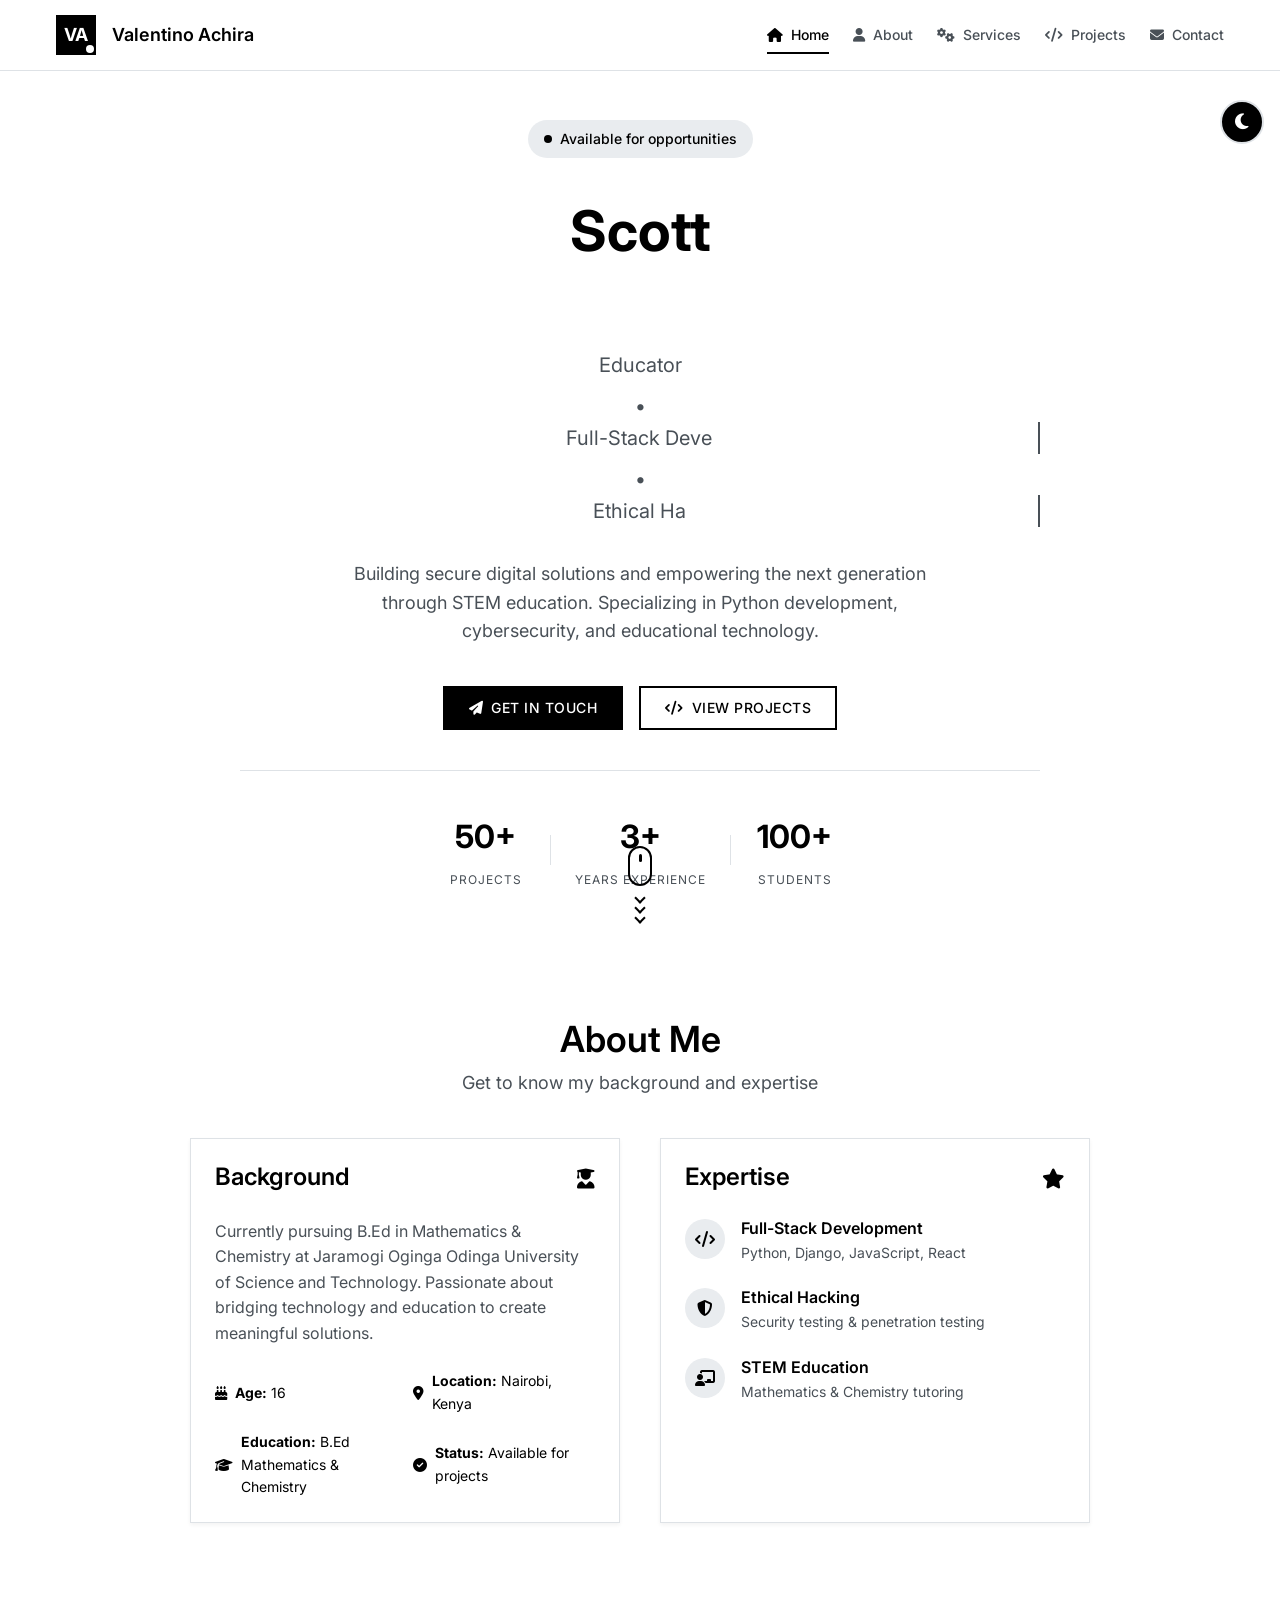
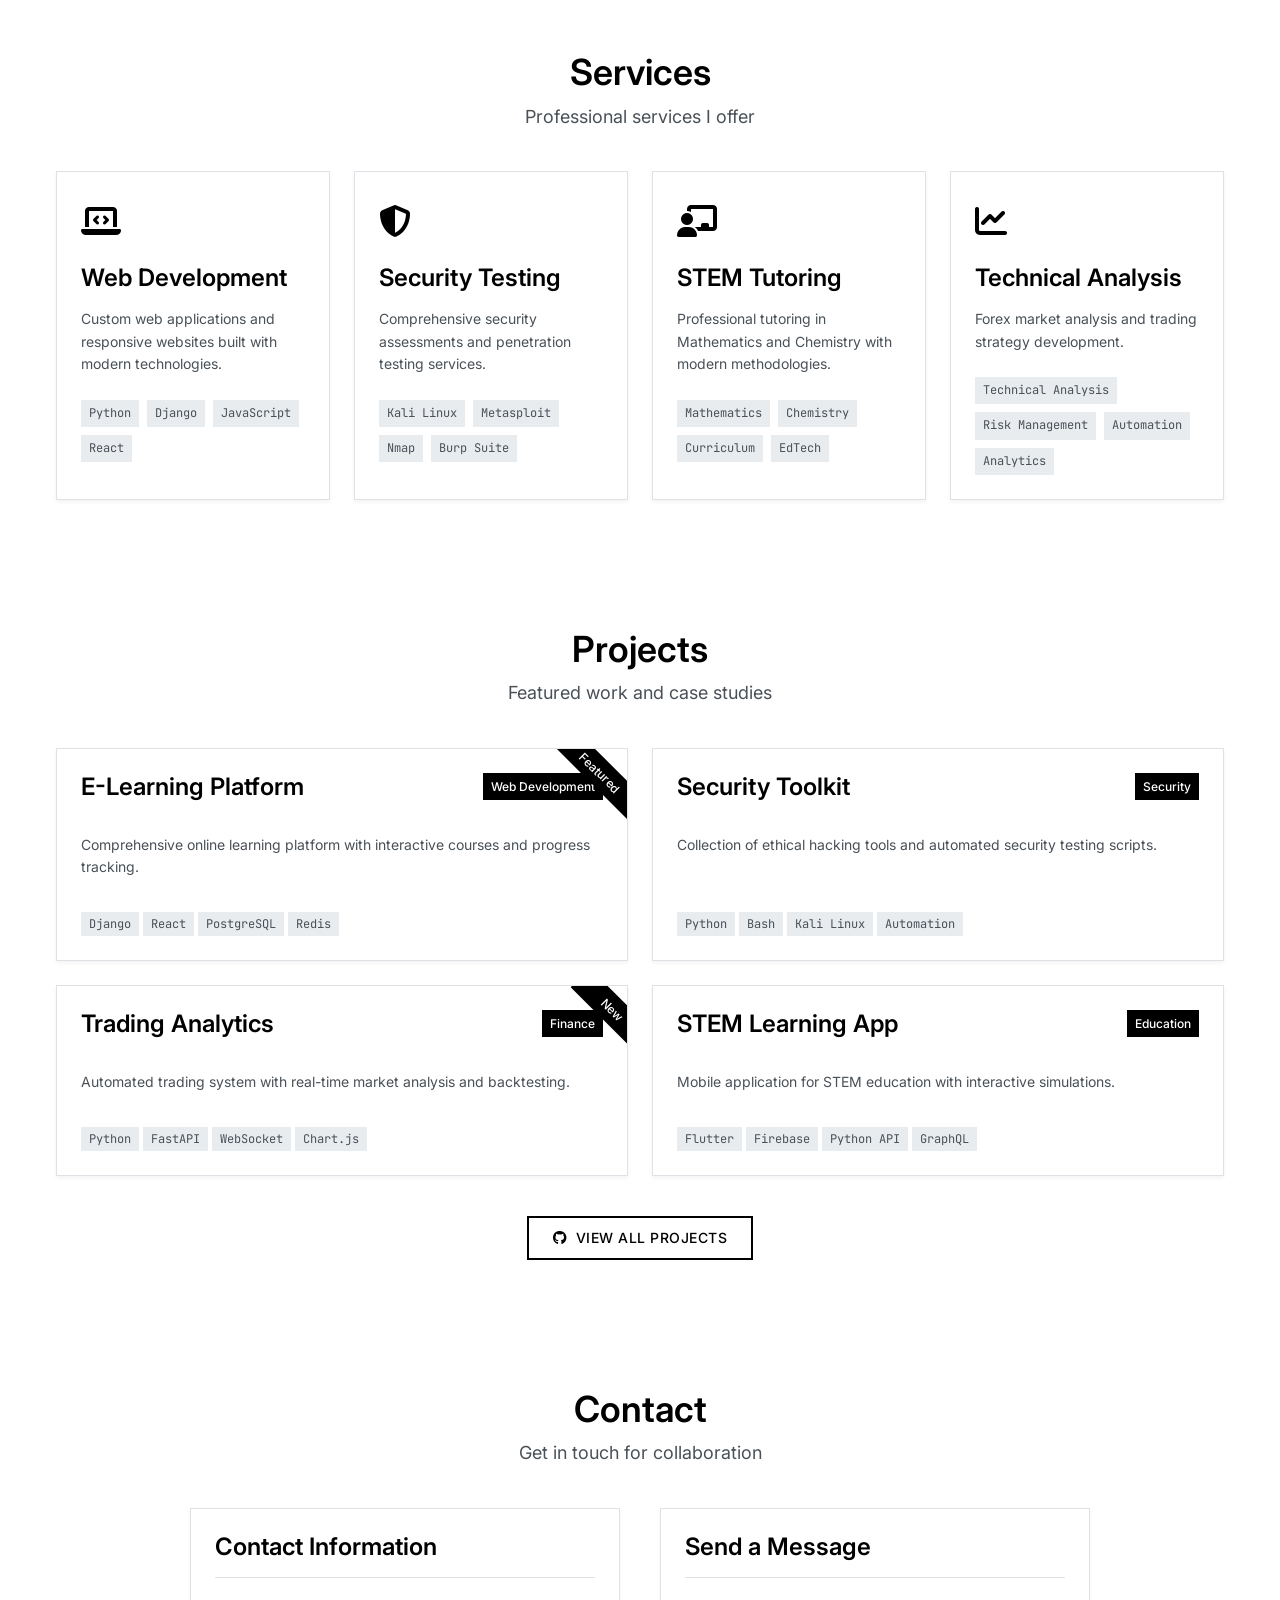
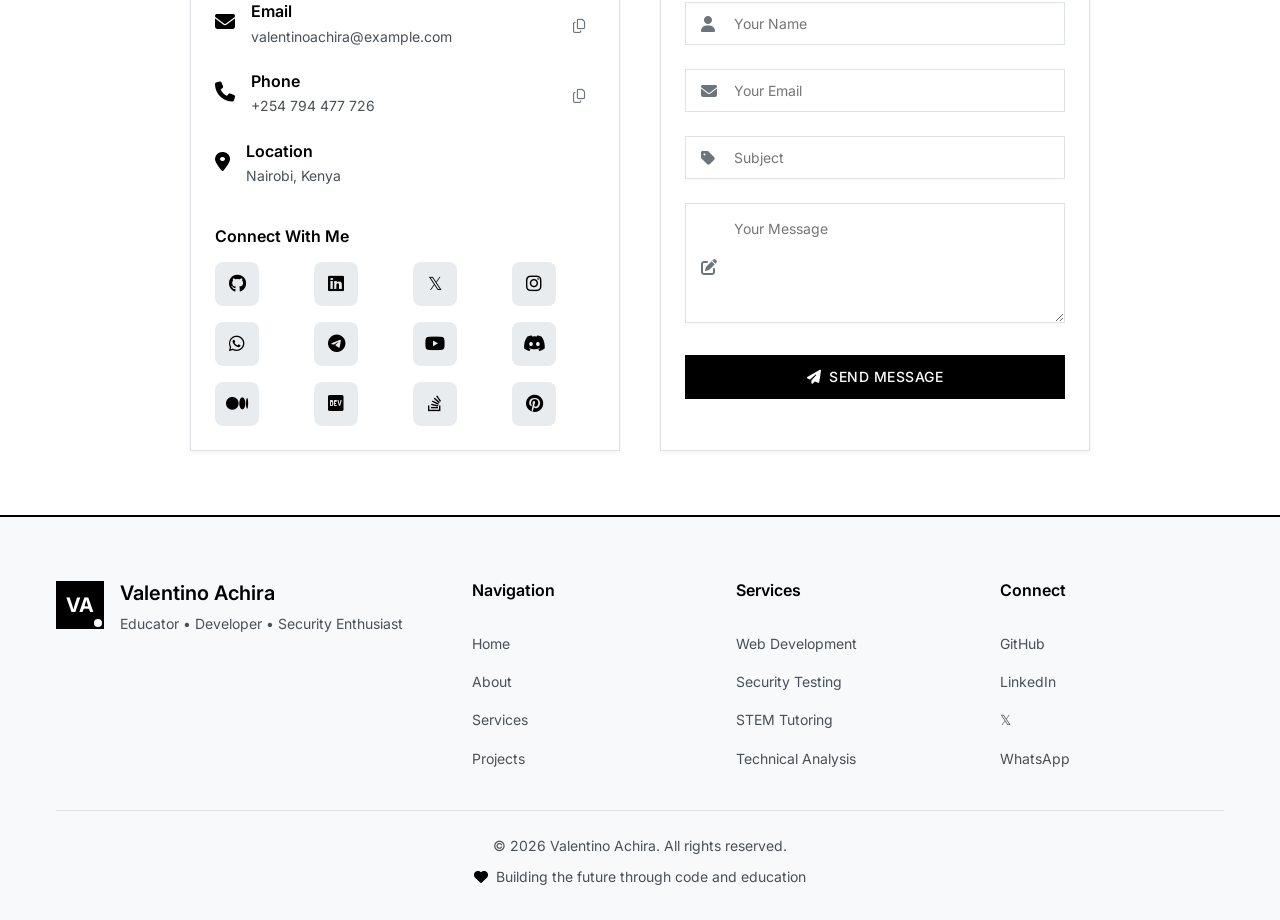
<file: index.html>
<!DOCTYPE html>
<html lang="en" data-theme="light">
<head>
    <meta charset="UTF-8">
    <meta name="viewport" content="width=device-width, initial-scale=1.0">
    <title>Valentino Achira | Educator & Developer</title>
    
    <!-- Favicon -->
    <link rel="icon" type="image/x-icon" href="data:image/svg+xml,<svg xmlns=%22http://www.w3.org/2000/svg%22 viewBox=%220 0 100 100%22><text y=%22.9em%22 font-size=%2290%22>VA</text></svg>">
    <link rel="apple-touch-icon" sizes="180x180" href="data:image/svg+xml,<svg xmlns=%22http://www.w3.org/2000/svg%22 viewBox=%220 0 100 100%22><text y=%22.9em%22 font-size=%2290%22>VA</text></svg>">
    
    <!-- Meta tags for best SEO and mobile experience -->
    <meta name="description" content="Valentino Achira - Educator, Full-Stack Developer & Ethical Hacker. Building secure digital solutions and empowering the next generation through STEM education.">
    <meta name="keywords" content="Valentino Achira, Full-Stack Developer, Ethical Hacker, STEM Educator, Python, Django, JavaScript, Kenya">
    <meta name="author" content="Valentino Achira">
    <meta property="og:title" content="Valentino Achira | Educator & Developer">
    <meta property="og:description" content="Educator, Full-Stack Developer & Ethical Hacker. Specializing in Python development, cybersecurity, and educational technology.">
    <meta property="og:type" content="website">
    <meta property="og:image" content="https://yourdomain.com/og-image.jpg">
    <meta name="twitter:card" content="summary_large_image">
    <meta name="twitter:title" content="Valentino Achira | Educator & Developer">
    <meta name="twitter:description" content="Building secure digital solutions and empowering the next generation through STEM education.">
    
    <!-- Fonts -->
    <link href="https://fonts.googleapis.com/css2?family=Inter:wght@300;400;500;600;700&family=JetBrains+Mono:wght@400;500&display=swap" rel="stylesheet">
    <link rel="stylesheet" href="https://cdnjs.cloudflare.com/ajax/libs/font-awesome/6.4.0/css/all.min.css">
    
    <!-- CSS -->
    <link rel="stylesheet" href="styles.css">
    
    <!-- Preload critical resources -->
    <link rel="preload" href="https://fonts.googleapis.com/css2?family=Inter:wght@300;400;500;600;700&family=JetBrains+Mono:wght@400;500&display=swap" as="style">
    <link rel="preload" href="https://cdnjs.cloudflare.com/ajax/libs/font-awesome/6.4.0/css/all.min.css" as="style">
</head>
<body>
    <!-- Loading Animation -->
    <div class="loading-screen" id="loadingScreen">
        <div class="loading-content">
            <div class="loading-logo">
                <span class="loading-text">VA</span>
                <div class="loading-dot pulse"></div>
            </div>
            <div class="loading-bar">
                <div class="loading-progress"></div>
            </div>
        </div>
    </div>

    <!-- Theme Toggle -->
    <div class="theme-toggle-container">
        <button class="theme-toggle" id="themeToggle" aria-label="Toggle theme">
            <i class="fas fa-moon"></i>
            <i class="fas fa-sun"></i>
        </button>
    </div>

    <!-- Header -->
    <header class="header">
        <div class="container">
            <nav class="navbar">
                <div class="nav-brand">
                    <span class="logo">
                        <span class="logo-text">VA</span>
                        <div class="logo-dot"></div>
                    </span>
                    <span class="brand-name">Valentino Achira</span>
                </div>
                
                <div class="nav-menu">
                    <a href="#home" class="nav-link active">
                        <span class="nav-icon"><i class="fas fa-home"></i></span>
                        <span class="nav-text">Home</span>
                    </a>
                    <a href="#about" class="nav-link">
                        <span class="nav-icon"><i class="fas fa-user"></i></span>
                        <span class="nav-text">About</span>
                    </a>
                    <a href="#services" class="nav-link">
                        <span class="nav-icon"><i class="fas fa-cogs"></i></span>
                        <span class="nav-text">Services</span>
                    </a>
                    <a href="#projects" class="nav-link">
                        <span class="nav-icon"><i class="fas fa-code"></i></span>
                        <span class="nav-text">Projects</span>
                    </a>
                    <a href="#contact" class="nav-link">
                        <span class="nav-icon"><i class="fas fa-envelope"></i></span>
                        <span class="nav-text">Contact</span>
                    </a>
                </div>
                
                <button class="menu-toggle" id="menuToggle" aria-label="Toggle menu">
                    <span class="bar"></span>
                    <span class="bar"></span>
                    <span class="bar"></span>
                </button>
            </nav>
        </div>
    </header>

    <!-- Hero Section -->
    <section id="home" class="hero">
        <div class="container">
            <div class="hero-content">
                <div class="hero-badge animate-fade-in">
                    <span class="badge-dot pulse"></span>
                    Available for opportunities
                </div>
                
                <h1 class="hero-title animate-slide-up">
                    <span class="line">Scott</span>
                    <span class="line accent"></span>
                </h1>
                
                <p class="hero-subtitle animate-slide-up" style="--delay: 0.1s">
                    <span class="typing-text">Educator</span> • 
                    <span class="typing-text">Full-Stack Developer</span> • 
                    <span class="typing-text">Ethical Hacker</span>
                </p>
                
                <p class="hero-description animate-slide-up" style="--delay: 0.2s">
                    Building secure digital solutions and empowering the next generation through STEM education. 
                    Specializing in Python development, cybersecurity, and educational technology.
                </p>
                
                <div class="hero-actions animate-slide-up" style="--delay: 0.3s">
                    <a href="#contact" class="btn btn-primary hover-lift">
                        <i class="fas fa-paper-plane"></i>
                        Get In Touch
                    </a>
                    <a href="https://github.com/valentino-scott" class="btn btn-secondary hover-lift">
                        <i class="fas fa-code"></i>
                        View Projects
                    </a>
                </div>
                
                <div class="hero-stats animate-fade-in" style="--delay: 0.4s">
                    <div class="stat-item">
                        <div class="stat-number count-animate" data-target="50">0</div>
                        <div class="stat-label">Projects</div>
                    </div>
                    <div class="stat-divider"></div>
                    <div class="stat-item">
                        <div class="stat-number count-animate" data-target="3">0</div>
                        <div class="stat-label">Years Experience</div>
                    </div>
                    <div class="stat-divider"></div>
                    <div class="stat-item">
                        <div class="stat-number count-animate" data-target="100">0</div>
                        <div class="stat-label">Students</div>
                    </div>
                </div>
            </div>
        </div>
        
        <!-- Scroll Indicator -->
        <div class="scroll-indicator" id="scrollIndicator">
            <div class="mouse">
                <div class="wheel"></div>
            </div>
            <div class="arrows">
                <span></span>
                <span></span>
                <span></span>
            </div>
        </div>
    </section>

    <!-- About Section -->
    <section id="about" class="about">
        <div class="container">
            <div class="section-header animate-fade-in">
                <h2 class="section-title">About Me</h2>
                <p class="section-subtitle">Get to know my background and expertise</p>
            </div>
            
            <div class="about-grid">
                <div class="about-card hover-lift">
                    <div class="card-header">
                        <h3 class="card-title">Background</h3>
                        <div class="card-icon">
                            <i class="fas fa-user-graduate"></i>
                        </div>
                    </div>
                    <p class="card-content">
                        Currently pursuing B.Ed in Mathematics & Chemistry at Jaramogi Oginga Odinga University 
                        of Science and Technology. Passionate about bridging technology and education to create 
                        meaningful solutions.
                    </p>
                    
                    <div class="info-grid">
                        <div class="info-item">
                            <i class="fas fa-birthday-cake"></i>
                            <div>
                                <strong>Age:</strong> <span class="age-counter" data-target="19">0</span>
                            </div>
                        </div>
                        <div class="info-item">
                            <i class="fas fa-map-marker-alt"></i>
                            <div>
                                <strong>Location:</strong> Nairobi, Kenya
                            </div>
                        </div>
                        <div class="info-item">
                            <i class="fas fa-graduation-cap"></i>
                            <div>
                                <strong>Education:</strong> B.Ed Mathematics & Chemistry
                            </div>
                        </div>
                        <div class="info-item">
                            <i class="fas fa-check-circle"></i>
                            <div>
                                <strong>Status:</strong> Available for projects
                            </div>
                        </div>
                    </div>
                </div>
                
                <div class="about-card hover-lift">
                    <div class="card-header">
                        <h3 class="card-title">Expertise</h3>
                        <div class="card-icon">
                            <i class="fas fa-star"></i>
                        </div>
                    </div>
                    <div class="expertise-list">
                        <div class="expertise-item hover-grow">
                            <div class="expertise-icon">
                                <i class="fas fa-code"></i>
                            </div>
                            <div>
                                <h4>Full-Stack Development</h4>
                                <p>Python, Django, JavaScript, React</p>
                            </div>
                        </div>
                        <div class="expertise-item hover-grow">
                            <div class="expertise-icon">
                                <i class="fas fa-shield-alt"></i>
                            </div>
                            <div>
                                <h4>Ethical Hacking</h4>
                                <p>Security testing & penetration testing</p>
                            </div>
                        </div>
                        <div class="expertise-item hover-grow">
                            <div class="expertise-icon">
                                <i class="fas fa-chalkboard-teacher"></i>
                            </div>
                            <div>
                                <h4>STEM Education</h4>
                                <p>Mathematics & Chemistry tutoring</p>
                            </div>
                        </div>
                    </div>
                </div>
            </div>
        </div>
    </section>

    <!-- Services Section -->
    <section id="services" class="services">
        <div class="container">
            <div class="section-header animate-fade-in">
                <h2 class="section-title">Services</h2>
                <p class="section-subtitle">Professional services I offer</p>
            </div>
            
            <div class="services-grid">
                <div class="service-card hover-lift">
                    <div class="service-icon">
                        <i class="fas fa-laptop-code"></i>
                    </div>
                    <h3 class="service-title">Web Development</h3>
                    <p class="service-description">
                        Custom web applications and responsive websites built with modern technologies.
                    </p>
                    <div class="service-tech">
                        <span class="tech-tag">Python</span>
                        <span class="tech-tag">Django</span>
                        <span class="tech-tag">JavaScript</span>
                        <span class="tech-tag">React</span>
                    </div>
                    <div class="service-hover">
                        <div class="hover-icons">
                            <a href="https://github.com/valentino-scott" class="hover-icon" title="GitHub">
                                <i class="fab fa-github"></i>
                            </a>
                            <a href="#" class="hover-icon" title="Demo">
                                <i class="fas fa-external-link-alt"></i>
                            </a>
                        </div>
                    </div>
                </div>
                
                <div class="service-card hover-lift">
                    <div class="service-icon">
                        <i class="fas fa-shield-halved"></i>
                    </div>
                    <h3 class="service-title">Security Testing</h3>
                    <p class="service-description">
                        Comprehensive security assessments and penetration testing services.
                    </p>
                    <div class="service-tech">
                        <span class="tech-tag">Kali Linux</span>
                        <span class="tech-tag">Metasploit</span>
                        <span class="tech-tag">Nmap</span>
                        <span class="tech-tag">Burp Suite</span>
                    </div>
                    <div class="service-hover">
                        <div class="hover-icons">
                            <a href="https://github.com/valentino-scott" class="hover-icon" title="GitHub">
                                <i class="fab fa-github"></i>
                            </a>
                        </div>
                    </div>
                </div>
                
                <div class="service-card hover-lift">
                    <div class="service-icon">
                        <i class="fas fa-chalkboard-teacher"></i>
                    </div>
                    <h3 class="service-title">STEM Tutoring</h3>
                    <p class="service-description">
                        Professional tutoring in Mathematics and Chemistry with modern methodologies.
                    </p>
                    <div class="service-tech">
                        <span class="tech-tag">Mathematics</span>
                        <span class="tech-tag">Chemistry</span>
                        <span class="tech-tag">Curriculum</span>
                        <span class="tech-tag">EdTech</span>
                    </div>
                    <div class="service-hover">
                        <div class="hover-icons">
                            <a href="#" class="hover-icon" title="Materials">
                                <i class="fas fa-book"></i>
                            </a>
                            <a href="#" class="hover-icon" title="Schedule">
                                <i class="fas fa-calendar"></i>
                            </a>
                        </div>
                    </div>
                </div>
                
                <div class="service-card hover-lift">
                    <div class="service-icon">
                        <i class="fas fa-chart-line"></i>
                    </div>
                    <h3 class="service-title">Technical Analysis</h3>
                    <p class="service-description">
                        Forex market analysis and trading strategy development.
                    </p>
                    <div class="service-tech">
                        <span class="tech-tag">Technical Analysis</span>
                        <span class="tech-tag">Risk Management</span>
                        <span class="tech-tag">Automation</span>
                        <span class="tech-tag">Analytics</span>
                    </div>
                    <div class="service-hover">
                        <div class="hover-icons">
                            <a href="https://github.com/valentino-scott" class="hover-icon" title="GitHub">
                                <i class="fab fa-github"></i>
                            </a>
                            <a href="#" class="hover-icon" title="Demo">
                                <i class="fas fa-chart-bar"></i>
                            </a>
                        </div>
                    </div>
                </div>
            </div>
        </div>
    </section>

    <!-- Projects Section -->
    <section id="projects" class="projects">
        <div class="container">
            <div class="section-header animate-fade-in">
                <h2 class="section-title">Projects</h2>
                <p class="section-subtitle">Featured work and case studies</p>
            </div>
            
            <div class="projects-grid">
                <div class="project-card hover-lift">
                    <div class="project-header">
                        <h3 class="project-title">E-Learning Platform</h3>
                        <div class="project-category">Web Development</div>
                    </div>
                    <p class="project-description">
                        Comprehensive online learning platform with interactive courses and progress tracking.
                    </p>
                    <div class="project-tech">
                        <span class="tech-tag">Django</span>
                        <span class="tech-tag">React</span>
                        <span class="tech-tag">PostgreSQL</span>
                        <span class="tech-tag">Redis</span>
                    </div>
                    <div class="project-hover">
                        <div class="project-links">
                            <a href="#" class="project-link" title="View on GitHub">
                                <i class="fab fa-github"></i>
                                <span>Code</span>
                            </a>
                            <a href="#" class="project-link" title="Live Demo">
                                <i class="fas fa-external-link-alt"></i>
                                <span>Live Demo</span>
                            </a>
                        </div>
                    </div>
                    <div class="project-ribbon">
                        <span>Featured</span>
                    </div>
                </div>
                
                <div class="project-card hover-lift">
                    <div class="project-header">
                        <h3 class="project-title">Security Toolkit</h3>
                        <div class="project-category">Security</div>
                    </div>
                    <p class="project-description">
                        Collection of ethical hacking tools and automated security testing scripts.
                    </p>
                    <div class="project-tech">
                        <span class="tech-tag">Python</span>
                        <span class="tech-tag">Bash</span>
                        <span class="tech-tag">Kali Linux</span>
                        <span class="tech-tag">Automation</span>
                    </div>
                    <div class="project-hover">
                        <div class="project-links">
                            <a href="https://github.com/valentino-scott" class="project-link" title="View on GitHub">
                                <i class="fab fa-github"></i>
                                <span>Code</span>
                            </a>
                        </div>
                    </div>
                </div>
                
                <div class="project-card hover-lift">
                    <div class="project-header">
                        <h3 class="project-title">Trading Analytics</h3>
                        <div class="project-category">Finance</div>
                    </div>
                    <p class="project-description">
                        Automated trading system with real-time market analysis and backtesting.
                    </p>
                    <div class="project-tech">
                        <span class="tech-tag">Python</span>
                        <span class="tech-tag">FastAPI</span>
                        <span class="tech-tag">WebSocket</span>
                        <span class="tech-tag">Chart.js</span>
                    </div>
                    <div class="project-hover">
                        <div class="project-links">
                            <a href="https://github.com/valentino-scott" class="project-link" title="View on GitHub">
                                <i class="fab fa-github"></i>
                                <span>Code</span>
                            </a>
                            <a href="#" class="project-link" title="Live Demo">
                                <i class="fas fa-external-link-alt"></i>
                                <span>Demo</span>
                            </a>
                        </div>
                    </div>
                    <div class="project-ribbon">
                        <span>New</span>
                    </div>
                </div>
                
                <div class="project-card hover-lift">
                    <div class="project-header">
                        <h3 class="project-title">STEM Learning App</h3>
                        <div class="project-category">Education</div>
                    </div>
                    <p class="project-description">
                        Mobile application for STEM education with interactive simulations.
                    </p>
                    <div class="project-tech">
                        <span class="tech-tag">Flutter</span>
                        <span class="tech-tag">Firebase</span>
                        <span class="tech-tag">Python API</span>
                        <span class="tech-tag">GraphQL</span>
                    </div>
                    <div class="project-hover">
                        <div class="project-links">
                            <a href="https://github.com/valentino-scott" class="project-link" title="View on GitHub">
                                <i class="fab fa-github"></i>
                                <span>Code</span>
                            </a>
                            <a href="#" class="project-link" title="App Store">
                                <i class="fab fa-app-store"></i>
                                <span>App Store</span>
                            </a>
                        </div>
                    </div>
                </div>
            </div>
            
            <div class="projects-cta animate-fade-in">
                <a href="#" class="btn btn-secondary hover-lift">
                    <i class="fab fa-github"></i>
                    View All Projects
                </a>
            </div>
        </div>
    </section>

   <!-- Contact Section -->
<section id="contact" class="contact">
    <div class="container">
        <div class="section-header animate-fade-in">
            <h2 class="section-title">Contact</h2>
            <p class="section-subtitle">Get in touch for collaboration</p>
        </div>
        
        <div class="contact-grid">
            <div class="contact-info hover-lift">
                <h3 class="contact-title">Contact Information</h3>
                
                <div class="contact-details">
                    <div class="contact-item hover-grow">
                        <div class="contact-icon">
                            <i class="fas fa-envelope"></i>
                        </div>
                        <div class="contact-text">
                            <h4>Email</h4>
                            <p class="copy-text" data-text="valentinoachira@example.com">valentinoachira@example.com</p>
                        </div>
                        <button class="copy-btn" data-clipboard="valentinoachira@example.com" title="Copy email">
                            <i class="far fa-copy"></i>
                        </button>
                    </div>
                    
                    <div class="contact-item hover-grow">
                        <div class="contact-icon">
                            <i class="fas fa-phone"></i>
                        </div>
                        <div class="contact-text">
                            <h4>Phone</h4>
                            <p class="copy-text" data-text="+254794477726">+254 794 477 726</p>
                        </div>
                        <button class="copy-btn" data-clipboard="+254794477726" title="Copy phone number">
                            <i class="far fa-copy"></i>
                        </button>
                    </div>
                    
                    <div class="contact-item hover-grow">
                        <div class="contact-icon">
                            <i class="fas fa-map-marker-alt"></i>
                        </div>
                        <div class="contact-text">
                            <h4>Location</h4>
                            <p>Nairobi, Kenya</p>
                        </div>
                    </div>
                </div>
                
                <div class="contact-social">
                    <h4>Connect With Me</h4>
                    <div class="social-icons">
                        <a href="https://github.com/valentino-scott" class="social-icon" title="GitHub" target="_blank" rel="noopener noreferrer">
                            <i class="fab fa-github"></i>
                        </a>
                        <a href="https://www.linkedin.com/in/valentinoachira" class="social-icon" title="LinkedIn" target="_blank" rel="noopener noreferrer">
                            <i class="fab fa-linkedin"></i>
                        </a>
                       <a href="https://x.com/valentinoachira" class="social-icon social-x" title="X" target="_blank" rel="noopener noreferrer">
    <span class="x-symbol">𝕏</span>
</a>
                        <a href="https://www.instagram.com/valentinoachira" class="social-icon" title="Instagram" target="_blank" rel="noopener noreferrer">
                            <i class="fab fa-instagram"></i>
                        </a>
                       
                        <a href="https://wa.me/254794477726" class="social-icon" title="WhatsApp" target="_blank" rel="noopener noreferrer">
                            <i class="fab fa-whatsapp"></i>
                        </a>
                        <a href="https://t.me/valentinoachira" class="social-icon" title="Telegram" target="_blank" rel="noopener noreferrer">
                            <i class="fab fa-telegram"></i>
                        </a>
                        <a href="https://www.youtube.com/@valentinoachira" class="social-icon" title="YouTube" target="_blank" rel="noopener noreferrer">
                            <i class="fab fa-youtube"></i>
                        </a>
                      
                        <a href="https://discord.gg/valentinoachira" class="social-icon" title="Discord" target="_blank" rel="noopener noreferrer">
                            <i class="fab fa-discord"></i>
                        </a>
                        <a href="https://medium.com/@valentinoachira" class="social-icon" title="Medium" target="_blank" rel="noopener noreferrer">
                            <i class="fab fa-medium"></i>
                        </a>
                        <a href="https://dev.to/valentinoachira" class="social-icon" title="Dev.to" target="_blank" rel="noopener noreferrer">
                            <i class="fab fa-dev"></i>
                        </a>
                        <a href="https://stackoverflow.com/users/valentinoachira" class="social-icon" title="Stack Overflow" target="_blank" rel="noopener noreferrer">
                            <i class="fab fa-stack-overflow"></i>
                        </a>
                        <a href="https://www.pinterest.com/valentinoachira" class="social-icon" title="Pinterest" target="_blank" rel="noopener noreferrer">
                            <i class="fab fa-pinterest"></i>
                        </a>
                      
                    
                    </div>
                </div>
            </div>
            
            <div class="contact-form hover-lift">
                <h3 class="form-title">Send a Message</h3>
                
                <form id="contactForm">
                    <div class="form-group">
                        <div class="input-icon">
                            <i class="fas fa-user"></i>
                            <input type="text" placeholder="Your Name" required>
                        </div>
                    </div>
                    
                    <div class="form-group">
                        <div class="input-icon">
                            <i class="fas fa-envelope"></i>
                            <input type="email" placeholder="Your Email" required>
                        </div>
                    </div>
                    
                    <div class="form-group">
                        <div class="input-icon">
                            <i class="fas fa-tag"></i>
                            <input type="text" placeholder="Subject" required>
                        </div>
                    </div>
                    
                    <div class="form-group">
                        <div class="input-icon">
                            <i class="fas fa-edit"></i>
                            <textarea placeholder="Your Message" rows="5" required></textarea>
                        </div>
                    </div>
                    
                    <button type="submit" class="btn btn-primary hover-lift">
                        <i class="fas fa-paper-plane"></i>
                        Send Message
                    </button>
                </form>
            </div>
        </div>
    </div>
</section>
    <!-- Footer -->
    <footer class="footer">
        <div class="container">
            <div class="footer-content">
                <div class="footer-brand">
                    <span class="logo logo-animate">
                        <span class="logo-text">VA</span>
                        <div class="logo-dot pulse"></div>
                    </span>
                    <div class="footer-info">
                        <h3>Valentino Achira</h3>
                        <p>Educator • Developer • Security Enthusiast</p>
                    </div>
                </div>
                
                <!-- In the Footer section -->
<div class="footer-links">
    <div class="footer-column">
        <h4>Navigation</h4>
        <a href="#home" class="hover-underline">Home</a>
        <a href="#about" class="hover-underline">About</a>
        <a href="#services" class="hover-underline">Services</a>
        <a href="#projects" class="hover-underline">Projects</a>
    </div>
    
    <div class="footer-column">
        <h4>Services</h4>
        <a href="#services" class="hover-underline">Web Development</a>
        <a href="#services" class="hover-underline">Security Testing</a>
        <a href="#services" class="hover-underline">STEM Tutoring</a>
        <a href="#services" class="hover-underline">Technical Analysis</a>
    </div>
    
    <div class="footer-column">
        <h4>Connect</h4>
        <a href="https://github.com/valentino-scott" class="hover-underline" target="_blank" rel="noopener noreferrer">GitHub</a>
        <a href="#" class="hover-underline" target="_blank" rel="noopener noreferrer">LinkedIn</a>
        <a href="https://x.com/valentinoachira" class="hover-underline" target="_blank" rel="noopener noreferrer">𝕏</a>
        <a href="https://wa.me/254794477726" class="hover-underline" target="_blank" rel="noopener noreferrer">WhatsApp</a>
    </div>
</div>
            </div>
            
            <div class="footer-bottom">
                <p>&copy; <span id="current-year">2024</span> Valentino Achira. All rights reserved.</p>
                <p class="footer-note">
                    <i class="fas fa-heart pulse"></i> Building the future through code and education
                </p>
            </div>
        </div>
    </footer>

    <!-- Back to Top -->
    <button id="backToTop" class="back-to-top" aria-label="Back to top">
        <i class="fas fa-chevron-up"></i>
    </button>

    <!-- Notification Toast -->
    <div id="toast" class="toast"></div>

    <script src="script.js"></script>
</body>
</html>
</file>
<file: styles.css>
/* ===== CSS RESET & PERFORMANCE OPTIMIZATION ===== */
* {
    margin: 0;
    padding: 0;
    box-sizing: border-box;
}

/* Reduced Motion for users who prefer it */
@media (prefers-reduced-motion: reduce) {
    *,
    *::before,
    *::after {
        animation-duration: 0.01ms !important;
        animation-iteration-count: 1 !important;
        transition-duration: 0.01ms !important;
        scroll-behavior: auto !important;
    }
}

/* ===== THEME VARIABLES ===== */
:root {
    /* Light Theme Colors */
    --bg-primary: #ffffff;
    --bg-secondary: #f8f9fa;
    --bg-tertiary: #e9ecef;
    
    --text-primary: #000000;
    --text-secondary: #495057;
    --text-muted: #6c757d;
    
    --border-color: #dee2e6;
    --border-dark: #000000;
    
    --accent-color: #000000;
    --accent-hover: #333333;
    
    --card-bg: #ffffff;
    --card-shadow: 0 2px 4px rgba(0, 0, 0, 0.05);
    --card-hover-shadow: 0 8px 20px rgba(0, 0, 0, 0.08);
    
    --button-primary-bg: #000000;
    --button-primary-text: #ffffff;
    --button-secondary-bg: #ffffff;
    --button-secondary-text: #000000;
    
    --overlay-bg: rgba(0, 0, 0, 0.9);
    
    /* Spacing - Mobile First */
    --spacing-xs: 0.5rem;
    --spacing-sm: 1rem;
    --spacing-md: 1.5rem;
    --spacing-lg: 2.5rem;
    --spacing-xl: 4rem;
    
    /* Typography */
    --font-primary: 'Inter', -apple-system, BlinkMacSystemFont, 'Segoe UI', Roboto, Oxygen, Ubuntu, sans-serif;
    --font-mono: 'JetBrains Mono', 'Courier New', monospace;
    
    /* Transitions - Optimized for mobile */
    --transition-fast: 0.2s ease;
    --transition-normal: 0.3s ease;
    --transition-slow: 0.4s ease;
    
    /* Animation Speeds */
    --animation-fast: 0.3s;
    --animation-normal: 0.5s;
    --animation-slow: 0.8s;
}

/* Dark Theme Variables */
[data-theme="dark"] {
    --bg-primary: #121212;
    --bg-secondary: #1e1e1e;
    --bg-tertiary: #2d2d2d;
    
    --text-primary: #ffffff;
    --text-secondary: #adb5bd;
    --text-muted: #6c757d;
    
    --border-color: #404040;
    --border-dark: #ffffff;
    
    --accent-color: #ffffff;
    --accent-hover: #cccccc;
    
    --card-bg: #1e1e1e;
    --card-shadow: 0 2px 4px rgba(0, 0, 0, 0.2);
    --card-hover-shadow: 0 8px 20px rgba(0, 0, 0, 0.3);
    
    --button-primary-bg: #ffffff;
    --button-primary-text: #000000;
    --button-secondary-bg: #1e1e1e;
    --button-secondary-text: #ffffff;
    
    --overlay-bg: rgba(255, 255, 255, 0.1);
}

/* ===== BASE STYLES ===== */
html {
    scroll-behavior: smooth;
    font-size: 16px;
    -webkit-text-size-adjust: 100%;
    -webkit-tap-highlight-color: transparent;
}

body {
    font-family: var(--font-primary);
    font-size: 1rem;
    line-height: 1.6;
    color: var(--text-primary);
    background-color: var(--bg-primary);
    overflow-x: hidden;
    transition: background-color var(--transition-normal), color var(--transition-normal);
    text-rendering: optimizeLegibility;
    -webkit-font-smoothing: antialiased;
    -moz-osx-font-smoothing: grayscale;
}

.container {
    max-width: 1200px;
    margin: 0 auto;
    padding: 0 var(--spacing-sm);
    width: 100%;
}

section {
    padding: var(--spacing-xl) 0;
    position: relative;
}

/* ===== LOADING SCREEN ===== */
.loading-screen {
    position: fixed;
    top: 0;
    left: 0;
    width: 100%;
    height: 100%;
    background: var(--bg-primary);
    display: flex;
    align-items: center;
    justify-content: center;
    z-index: 9999;
    transition: opacity var(--transition-normal), visibility var(--transition-normal);
}

.loading-screen.loaded {
    opacity: 0;
    visibility: hidden;
}

.loading-content {
    text-align: center;
}

.loading-logo {
    margin-bottom: var(--spacing-md);
}

.loading-text {
    font-size: 3rem;
    font-weight: 700;
    color: var(--accent-color);
}

.loading-bar {
    width: 200px;
    height: 2px;
    background: var(--border-color);
    border-radius: 1px;
    overflow: hidden;
}

.loading-progress {
    height: 100%;
    background: var(--accent-color);
    width: 0%;
    animation: loading 1.5s ease-in-out forwards;
}

@keyframes loading {
    0% { width: 0%; }
    100% { width: 100%; }
}

/* ===== ANIMATIONS - OPTIMIZED FOR MOBILE ===== */
@keyframes fadeIn {
    from {
        opacity: 0;
    }
    to {
        opacity: 1;
    }
}

@keyframes slideUp {
    from {
        opacity: 0;
        transform: translateY(20px);
    }
    to {
        opacity: 1;
        transform: translateY(0);
    }
}

@keyframes bounce {
    0%, 100% {
        transform: translateY(0);
    }
    50% {
        transform: translateY(-5px);
    }
}

@keyframes pulse {
    0%, 100% {
        opacity: 1;
    }
    50% {
        opacity: 0.5;
    }
}

@keyframes typing {
    from {
        width: 0;
    }
    to {
        width: 100%;
    }
}

@keyframes blink {
    0%, 100% {
        opacity: 1;
    }
    50% {
        opacity: 0;
    }
}

/* Animation Classes - Optimized for performance */
.animate-fade-in {
    opacity: 0;
    animation: fadeIn var(--animation-normal) ease forwards;
}

.animate-slide-up {
    opacity: 0;
    animation: slideUp var(--animation-normal) ease forwards;
    animation-delay: calc(var(--delay, 0) * 1s);
}

/* Disable animations on low-end devices and mobile */
@media (max-width: 768px) {
    .animate-slide-up,
    .animate-fade-in {
        opacity: 1 !important;
        animation: none !important;
        transform: none !important;
    }
    
    /* Keep only essential animations on mobile */
    .pulse,
    .typing-text::after,
    .badge-dot {
        animation-duration: 2s !important;
    }
}

/* Keep hover effects only on devices that support hover */
@media (hover: hover) and (pointer: fine) {
    .hover-lift {
        transition: transform var(--transition-normal), box-shadow var(--transition-normal);
    }
    
    .hover-lift:hover {
        transform: translateY(-3px);
        box-shadow: var(--card-hover-shadow) !important;
    }
    
    .hover-grow {
        transition: transform var(--transition-normal);
    }
    
    .hover-grow:hover {
        transform: scale(1.02);
    }
    
    .hover-underline {
        position: relative;
    }
    
    .hover-underline::after {
        content: '';
        position: absolute;
        bottom: -2px;
        left: 0;
        width: 0;
        height: 1px;
        background: var(--accent-color);
        transition: width var(--transition-normal);
    }
    
    .hover-underline:hover::after {
        width: 100%;
    }
}

/* Touch device optimizations */
@media (hover: none) and (pointer: coarse) {
    .hover-lift,
    .hover-grow {
        transition: none;
    }
    
    .hover-lift:active {
        transform: translateY(-1px);
    }
    
    .hover-grow:active {
        transform: scale(1.01);
    }
}

/* ===== TYPOGRAPHY - RESPONSIVE ===== */
h1, h2, h3, h4, h5, h6 {
    font-weight: 600;
    line-height: 1.2;
    color: var(--text-primary);
    margin-bottom: var(--spacing-sm);
}

h1 {
    font-size: clamp(2rem, 5vw, 3.5rem);
    font-weight: 700;
}

h2 {
    font-size: clamp(1.75rem, 4vw, 2.25rem);
}

h3 {
    font-size: clamp(1.25rem, 3vw, 1.5rem);
}

h4 {
    font-size: clamp(1.125rem, 2.5vw, 1.25rem);
}

p {
    color: var(--text-secondary);
    margin-bottom: var(--spacing-sm);
    font-size: clamp(0.875rem, 2vw, 1rem);
}

a {
    color: inherit;
    text-decoration: none;
    transition: color var(--transition-fast);
}

/* ===== BUTTONS - TOUCH FRIENDLY ===== */
.btn {
    display: inline-flex;
    align-items: center;
    justify-content: center;
    gap: var(--spacing-xs);
    padding: 0.75rem 1.5rem;
    font-family: var(--font-primary);
    font-size: 0.875rem;
    font-weight: 500;
    line-height: 1;
    border: 2px solid var(--border-dark);
    border-radius: 0;
    cursor: pointer;
    transition: all var(--transition-normal);
    text-transform: uppercase;
    letter-spacing: 0.5px;
    position: relative;
    user-select: none;
    -webkit-user-select: none;
    touch-action: manipulation;
    min-height: 44px; /* Minimum touch target size */
    min-width: 44px;
}

@media (max-width: 768px) {
    .btn {
        padding: 0.75rem 1rem;
        font-size: 0.8125rem;
    }
}

.btn-primary {
    background-color: var(--button-primary-bg);
    color: var(--button-primary-text);
    border-color: var(--border-dark);
}

.btn-primary:active {
    background-color: var(--accent-hover);
    transform: translateY(1px);
}

.btn-secondary {
    background-color: var(--button-secondary-bg);
    color: var(--button-secondary-text);
    border-color: var(--border-dark);
}

.btn-secondary:active {
    background-color: var(--bg-tertiary);
    transform: translateY(1px);
}

/* ===== THEME TOGGLE ===== */
.theme-toggle-container {
    position: fixed;
    top: 100px;
    right: var(--spacing-sm);
    z-index: 1000;
}

@media (max-width: 768px) {
    .theme-toggle-container {
        top: 80px;
        right: var(--spacing-xs);
    }
}

.theme-toggle {
    width: 44px;
    height: 44px;
    border-radius: 50%;
    background: var(--button-primary-bg);
    color: var(--button-primary-text);
    border: 2px solid var(--border-color);
    cursor: pointer;
    display: flex;
    align-items: center;
    justify-content: center;
    font-size: 1.125rem;
    transition: all var(--transition-normal);
    position: relative;
    overflow: hidden;
    user-select: none;
    -webkit-user-select: none;
}

.theme-toggle i {
    position: absolute;
    transition: transform var(--transition-normal), opacity var(--transition-normal);
}

.theme-toggle .fa-moon {
    transform: translateY(0) rotate(0deg);
    opacity: 1;
}

.theme-toggle .fa-sun {
    transform: translateY(100%) rotate(-180deg);
    opacity: 0;
}

[data-theme="dark"] .theme-toggle .fa-moon {
    transform: translateY(-100%) rotate(180deg);
    opacity: 0;
}

[data-theme="dark"] .theme-toggle .fa-sun {
    transform: translateY(0) rotate(0deg);
    opacity: 1;
}

.theme-toggle:active {
    transform: rotate(45deg);
    border-color: var(--accent-color);
}

/* ===== HEADER & NAVIGATION ===== */
.header {
    position: fixed;
    top: 0;
    left: 0;
    right: 0;
    background-color: var(--bg-primary);
    border-bottom: 1px solid var(--border-color);
    z-index: 1000;
    transition: transform var(--transition-normal), background-color var(--transition-normal);
    -webkit-backdrop-filter: blur(10px);
    backdrop-filter: blur(10px);
    background-color: rgba(var(--bg-primary-rgb), 0.9);
}

.header.hidden {
    transform: translateY(-100%);
}

.navbar {
    display: flex;
    align-items: center;
    justify-content: space-between;
    padding: var(--spacing-sm) 0;
    height: 70px;
}

@media (max-width: 768px) {
    .navbar {
        height: 60px;
        padding: var(--spacing-xs) 0;
    }
}

.nav-brand {
    display: flex;
    align-items: center;
    gap: var(--spacing-sm);
}

.logo {
    display: flex;
    align-items: center;
    justify-content: center;
    width: 40px;
    height: 40px;
    background-color: var(--accent-color);
    color: var(--button-primary-text);
    font-weight: 700;
    font-size: 1.125rem;
    position: relative;
    transition: background-color var(--transition-normal);
    flex-shrink: 0;
}

@media (max-width: 768px) {
    .logo {
        width: 36px;
        height: 36px;
        font-size: 1rem;
    }
}

.logo-dot {
    position: absolute;
    bottom: 2px;
    right: 2px;
    width: 8px;
    height: 8px;
    background-color: var(--button-primary-text);
    border-radius: 50%;
}

.brand-name {
    font-weight: 600;
    font-size: 1.125rem;
    color: var(--text-primary);
    transition: color var(--transition-normal);
}

@media (max-width: 768px) {
    .brand-name {
        font-size: 1rem;
    }
}

.nav-menu {
    display: flex;
    gap: var(--spacing-md);
}

@media (max-width: 768px) {
    .nav-menu {
        display: none;
        position: fixed;
        top: 60px;
        left: 0;
        right: 0;
        background-color: var(--bg-primary);
        padding: var(--spacing-md);
        border-bottom: 1px solid var(--border-color);
        flex-direction: column;
        gap: var(--spacing-sm);
        box-shadow: var(--card-shadow);
        max-height: calc(100vh - 60px);
        overflow-y: auto;
    }
    
    .nav-menu.active {
        display: flex;
    }
}

.nav-link {
    font-size: 0.875rem;
    font-weight: 500;
    color: var(--text-secondary);
    padding: var(--spacing-xs) 0;
    position: relative;
    display: flex;
    align-items: center;
    gap: var(--spacing-xs);
    transition: color var(--transition-normal);
    white-space: nowrap;
}

.nav-icon {
    transition: transform var(--transition-fast);
}

@media (hover: hover) and (pointer: fine) {
    .nav-link:hover .nav-icon {
        transform: scale(1.2);
    }
}

.nav-link.active {
    color: var(--text-primary);
}

.nav-link.active::after {
    content: '';
    position: absolute;
    bottom: 0;
    left: 0;
    width: 100%;
    height: 2px;
    background-color: var(--accent-color);
}

.menu-toggle {
    display: none;
    background: none;
    border: none;
    cursor: pointer;
    padding: var(--spacing-xs);
    width: 44px;
    height: 44px;
}

@media (max-width: 768px) {
    .menu-toggle {
        display: flex;
        flex-direction: column;
        align-items: center;
        justify-content: center;
    }
}

.bar {
    display: block;
    width: 20px;
    height: 2px;
    background-color: var(--text-primary);
    margin: 2px 0;
    transition: var(--transition-normal);
}

.menu-toggle.active .bar:nth-child(1) {
    transform: rotate(45deg) translate(4px, 4px);
}

.menu-toggle.active .bar:nth-child(2) {
    opacity: 0;
}

.menu-toggle.active .bar:nth-child(3) {
    transform: rotate(-45deg) translate(4px, -4px);
}

/* ===== HERO SECTION ===== */
.hero {
    padding-top: 120px;
    padding-bottom: var(--spacing-xl);
    background-color: var(--bg-primary);
    position: relative;
    min-height: 100vh;
    display: flex;
    align-items: center;
}

@media (max-width: 768px) {
    .hero {
        padding-top: 100px;
        padding-bottom: var(--spacing-lg);
        min-height: 90vh;
    }
}

.hero-content {
    max-width: 800px;
    text-align: center;
    margin: 0 auto;
    width: 100%;
}

.hero-badge {
    display: inline-flex;
    align-items: center;
    gap: var(--spacing-xs);
    background-color: var(--bg-tertiary);
    padding: var(--spacing-xs) var(--spacing-sm);
    border-radius: 20px;
    font-size: 0.875rem;
    font-weight: 500;
    margin-bottom: var(--spacing-lg);
}

.badge-dot {
    width: 8px;
    height: 8px;
    background-color: var(--accent-color);
    border-radius: 50%;
}

.hero-title {
    margin-bottom: var(--spacing-sm);
}

.hero-title .line {
    display: block;
}

.hero-title .accent {
    position: relative;
    display: inline-block;
}

.hero-subtitle {
    color: var(--text-secondary);
    margin-bottom: var(--spacing-md);
    font-size: clamp(1rem, 2.5vw, 1.25rem);
}

.typing-text {
    position: relative;
    display: inline-block;
    overflow: hidden;
    white-space: nowrap;
    animation: typing 1.5s steps(30) 1s forwards;
    width: 0;
}

.typing-text::after {
    content: '|';
    position: absolute;
    right: -5px;
    animation: blink 1s infinite;
}

@media (max-width: 768px) {
    .typing-text {
        animation: none;
        width: auto;
    }
    
    .typing-text::after {
        display: none;
    }
}

.hero-description {
    color: var(--text-secondary);
    max-width: 600px;
    margin: 0 auto var(--spacing-lg);
    font-size: clamp(0.875rem, 2vw, 1.125rem);
}

.hero-actions {
    display: flex;
    gap: var(--spacing-sm);
    justify-content: center;
    margin-bottom: var(--spacing-lg);
    flex-wrap: wrap;
}

@media (max-width: 480px) {
    .hero-actions {
        flex-direction: column;
        align-items: center;
    }
    
    .hero-actions .btn {
        width: 100%;
        max-width: 280px;
    }
}

.hero-stats {
    display: flex;
    align-items: center;
    justify-content: center;
    gap: var(--spacing-md);
    padding-top: var(--spacing-lg);
    border-top: 1px solid var(--border-color);
    flex-wrap: wrap;
}

@media (max-width: 768px) {
    .hero-stats {
        gap: var(--spacing-sm);
        padding-top: var(--spacing-md);
    }
}

.stat-item {
    text-align: center;
    min-width: 80px;
}

.stat-number {
    font-size: clamp(1.5rem, 3vw, 2rem);
    font-weight: 700;
    color: var(--text-primary);
    margin-bottom: var(--spacing-xs);
}

.stat-label {
    font-size: 0.75rem;
    color: var(--text-secondary);
    text-transform: uppercase;
    letter-spacing: 1px;
}

.stat-divider {
    width: 1px;
    height: 30px;
    background-color: var(--border-color);
}

@media (max-width: 768px) {
    .stat-divider {
        display: none;
    }
}

/* Scroll Indicator */
.scroll-indicator {
    position: absolute;
    bottom: 2rem;
    left: 50%;
    transform: translateX(-50%);
    display: flex;
    flex-direction: column;
    align-items: center;
    gap: 0.5rem;
}

@media (max-width: 768px) {
    .scroll-indicator {
        display: none;
    }
}

.mouse {
    width: 24px;
    height: 40px;
    border: 2px solid var(--text-primary);
    border-radius: 12px;
    display: flex;
    justify-content: center;
    padding-top: 6px;
}

.wheel {
    width: 3px;
    height: 8px;
    background-color: var(--text-primary);
    border-radius: 2px;
    animation: bounce 2s infinite;
}

.arrows {
    display: flex;
    flex-direction: column;
    align-items: center;
    gap: 2px;
}

.arrows span {
    display: block;
    width: 8px;
    height: 8px;
    border-right: 2px solid var(--text-primary);
    border-bottom: 2px solid var(--text-primary);
    transform: rotate(45deg);
    animation: bounce 2s infinite;
}

.arrows span:nth-child(2) {
    animation-delay: 0.2s;
}

.arrows span:nth-child(3) {
    animation-delay: 0.4s;
}

/* ===== SECTIONS COMMON ===== */
.section-header {
    text-align: center;
    margin-bottom: var(--spacing-lg);
}

.section-title {
    margin-bottom: var(--spacing-xs);
}

.section-subtitle {
    color: var(--text-secondary);
    font-size: clamp(1rem, 2vw, 1.125rem);
}

/* ===== ABOUT SECTION ===== */
.about-grid {
    display: grid;
    grid-template-columns: 1fr;
    gap: var(--spacing-lg);
    max-width: 900px;
    margin: 0 auto;
}

@media (min-width: 768px) {
    .about-grid {
        grid-template-columns: 1fr 1fr;
    }
}

.about-card {
    padding: var(--spacing-md);
    background-color: var(--card-bg);
    border: 1px solid var(--border-color);
    box-shadow: var(--card-shadow);
    transition: all var(--transition-normal);
}

.card-header {
    display: flex;
    justify-content: space-between;
    align-items: flex-start;
    margin-bottom: var(--spacing-md);
}

.card-title {
    margin-bottom: 0;
}

.card-icon {
    color: var(--accent-color);
    font-size: 1.25rem;
}

.card-content {
    margin-bottom: var(--spacing-md);
}

.info-grid {
    display: grid;
    grid-template-columns: 1fr;
    gap: var(--spacing-sm);
}

@media (min-width: 480px) {
    .info-grid {
        grid-template-columns: 1fr 1fr;
    }
}

.info-item {
    font-size: 0.875rem;
    display: flex;
    align-items: center;
    gap: var(--spacing-xs);
}

.info-item i {
    color: var(--accent-color);
    font-size: 0.875rem;
    flex-shrink: 0;
}

.info-item strong {
    color: var(--text-primary);
}

.expertise-list {
    display: flex;
    flex-direction: column;
    gap: var(--spacing-md);
}

.expertise-item {
    display: flex;
    align-items: flex-start;
    gap: var(--spacing-sm);
}

.expertise-icon {
    width: 40px;
    height: 40px;
    display: flex;
    align-items: center;
    justify-content: center;
    background-color: var(--bg-tertiary);
    color: var(--accent-color);
    border-radius: 50%;
    font-size: 1rem;
    transition: all var(--transition-normal);
    flex-shrink: 0;
}

@media (hover: hover) and (pointer: fine) {
    .expertise-item:hover .expertise-icon {
        background-color: var(--accent-color);
        color: var(--button-primary-text);
    }
}

.expertise-item h4 {
    font-size: 1rem;
    margin-bottom: 0.25rem;
}

.expertise-item p {
    font-size: 0.875rem;
    margin-bottom: 0;
    color: var(--text-secondary);
}

/* ===== SERVICES SECTION ===== */
.services-grid {
    display: grid;
    grid-template-columns: 1fr;
    gap: var(--spacing-md);
}

@media (min-width: 768px) {
    .services-grid {
        grid-template-columns: repeat(2, 1fr);
    }
}

@media (min-width: 992px) {
    .services-grid {
        grid-template-columns: repeat(4, 1fr);
    }
}

.service-card {
    padding: var(--spacing-md);
    background-color: var(--card-bg);
    border: 1px solid var(--border-color);
    box-shadow: var(--card-shadow);
    transition: all var(--transition-normal);
    position: relative;
    overflow: hidden;
    height: 100%;
}

.service-icon {
    font-size: 2rem;
    margin-bottom: var(--spacing-sm);
    color: var(--accent-color);
    display: block;
}

.service-title {
    margin-bottom: var(--spacing-sm);
}

.service-description {
    font-size: 0.875rem;
    margin-bottom: var(--spacing-md);
}

.service-tech {
    display: flex;
    flex-wrap: wrap;
    gap: var(--spacing-xs);
}

.tech-tag {
    padding: 0.25rem 0.5rem;
    background-color: var(--bg-tertiary);
    font-size: 0.75rem;
    font-family: var(--font-mono);
    color: var(--text-secondary);
    transition: all var(--transition-fast);
}

@media (hover: hover) and (pointer: fine) {
    .service-card:hover .tech-tag {
        background-color: var(--accent-color);
        color: var(--button-primary-text);
    }
}

/* Service Hover Overlay */
.service-hover {
    position: absolute;
    top: 0;
    left: 0;
    width: 100%;
    height: 100%;
    background-color: var(--overlay-bg);
    display: flex;
    align-items: center;
    justify-content: center;
    opacity: 0;
    transition: opacity var(--transition-normal);
    pointer-events: none;
}

@media (hover: hover) and (pointer: fine) {
    .service-card:hover .service-hover {
        opacity: 1;
        pointer-events: auto;
    }
}

@media (hover: none) and (pointer: coarse) {
    .service-hover {
        display: none;
    }
}

.hover-icons {
    display: flex;
    gap: var(--spacing-md);
}

.hover-icon {
    width: 44px;
    height: 44px;
    display: flex;
    align-items: center;
    justify-content: center;
    background-color: var(--card-bg);
    color: var(--text-primary);
    border-radius: 50%;
    font-size: 1.125rem;
    transition: all var(--transition-normal);
    text-decoration: none;
}

@media (hover: hover) and (pointer: fine) {
    .hover-icon:hover {
        background-color: var(--accent-color);
        color: var(--button-primary-text);
    }
}

/* ===== PROJECTS SECTION ===== */
.projects-grid {
    display: grid;
    grid-template-columns: 1fr;
    gap: var(--spacing-md);
}

@media (min-width: 768px) {
    .projects-grid {
        grid-template-columns: repeat(2, 1fr);
    }
}

.project-card {
    padding: var(--spacing-md);
    background-color: var(--card-bg);
    border: 1px solid var(--border-color);
    box-shadow: var(--card-shadow);
    display: flex;
    flex-direction: column;
    gap: var(--spacing-sm);
    position: relative;
    overflow: hidden;
    transition: all var(--transition-normal);
    height: 100%;
}

.project-header {
    display: flex;
    justify-content: space-between;
    align-items: flex-start;
    margin-bottom: var(--spacing-sm);
    flex-wrap: wrap;
    gap: var(--spacing-xs);
}

.project-title {
    margin-bottom: 0;
    flex: 1;
    min-width: 0;
}

.project-category {
    padding: 0.25rem 0.5rem;
    background-color: var(--accent-color);
    color: var(--button-primary-text);
    font-size: 0.75rem;
    font-weight: 500;
    white-space: nowrap;
}

.project-description {
    font-size: 0.875rem;
    flex-grow: 1;
}

.project-hover {
    position: absolute;
    top: 0;
    left: 0;
    width: 100%;
    height: 100%;
    background-color: var(--overlay-bg);
    display: flex;
    align-items: center;
    justify-content: center;
    opacity: 0;
    transition: opacity var(--transition-normal);
    pointer-events: none;
}

@media (hover: hover) and (pointer: fine) {
    .project-card:hover .project-hover {
        opacity: 1;
        pointer-events: auto;
    }
}

@media (hover: none) and (pointer: coarse) {
    .project-hover {
        position: static;
        opacity: 1;
        background: none;
        margin-top: var(--spacing-sm);
        pointer-events: auto;
    }
}

.project-links {
    display: flex;
    gap: var(--spacing-sm);
    align-items: center;
    justify-content: center;
    flex-wrap: wrap;
}

.project-link {
    display: flex;
    align-items: center;
    gap: var(--spacing-xs);
    font-size: 0.875rem;
    font-weight: 500;
    color: var(--text-primary);
    padding: 0.5rem 1rem;
    border: 1px solid var(--border-color);
    background-color: var(--card-bg);
    transition: all var(--transition-normal);
    text-decoration: none;
    white-space: nowrap;
}

@media (hover: hover) and (pointer: fine) {
    .project-link:hover {
        background-color: var(--accent-color);
        color: var(--button-primary-text);
        border-color: var(--accent-color);
    }
}

.project-ribbon {
    position: absolute;
    top: 10px;
    right: -30px;
    background-color: var(--accent-color);
    color: var(--button-primary-text);
    padding: 0.25rem 2rem;
    font-size: 0.75rem;
    font-weight: 500;
    transform: rotate(45deg);
}

.projects-cta {
    text-align: center;
    margin-top: var(--spacing-lg);
}

/* ===== CONTACT SECTION ===== */
.contact-grid {
    display: grid;
    grid-template-columns: 1fr;
    gap: var(--spacing-lg);
    max-width: 900px;
    margin: 0 auto;
}

@media (min-width: 992px) {
    .contact-grid {
        grid-template-columns: 1fr 1fr;
    }
}

.contact-info {
    padding: var(--spacing-md);
    background-color: var(--card-bg);
    border: 1px solid var(--border-color);
    box-shadow: var(--card-shadow);
    transition: all var(--transition-normal);
}

.contact-title {
    margin-bottom: var(--spacing-md);
    padding-bottom: var(--spacing-sm);
    border-bottom: 1px solid var(--border-color);
}

.contact-details {
    margin-bottom: var(--spacing-lg);
}

.contact-item {
    display: flex;
    align-items: flex-start;
    gap: var(--spacing-sm);
    margin-bottom: var(--spacing-md);
    position: relative;
    padding-right: 40px;
}

.contact-icon {
    color: var(--accent-color);
    font-size: 1.25rem;
    margin-top: 0.25rem;
    flex-shrink: 0;
}

.contact-text {
    flex-grow: 1;
    min-width: 0;
}

.contact-item h4 {
    font-size: 1rem;
    margin-bottom: 0.25rem;
}

.contact-item p {
    font-size: 0.875rem;
    color: var(--text-secondary);
    margin-bottom: 0;
    word-break: break-word;
}

.copy-btn {
    background: none;
    border: none;
    cursor: pointer;
    color: var(--text-muted);
    font-size: 0.875rem;
    transition: color var(--transition-fast);
    position: absolute;
    right: 0;
    top: 0.5rem;
    padding: 0.25rem;
    border-radius: 4px;
    width: 32px;
    height: 32px;
    display: flex;
    align-items: center;
    justify-content: center;
}

.copy-btn:active {
    color: var(--accent-color);
    background-color: var(--bg-tertiary);
}

.contact-social h4 {
    font-size: 1rem;
    margin-bottom: var(--spacing-sm);
}

.social-icons {
    display: flex;
    gap: var(--spacing-sm);
    flex-wrap: wrap;
}

.social-icon {
    width: 40px;
    height: 40px;
    display: flex;
    align-items: center;
    justify-content: center;
    background-color: var(--bg-tertiary);
    color: var(--text-primary);
    font-size: 1rem;
    border-radius: 4px;
    transition: all var(--transition-normal);
    text-decoration: none;
}

.social-icon:active {
    background-color: var(--accent-color);
    color: var(--button-primary-text);
}

.contact-form {
    padding: var(--spacing-md);
    background-color: var(--card-bg);
    border: 1px solid var(--border-color);
    box-shadow: var(--card-shadow);
    transition: all var(--transition-normal);
}

.form-title {
    margin-bottom: var(--spacing-md);
    padding-bottom: var(--spacing-sm);
    border-bottom: 1px solid var(--border-color);
}

.form-group {
    margin-bottom: var(--spacing-md);
}

.input-icon {
    position: relative;
}

.input-icon i {
    position: absolute;
    left: 1rem;
    top: 50%;
    transform: translateY(-50%);
    color: var(--text-muted);
    z-index: 1;
}

.input-icon input,
.input-icon textarea {
    width: 100%;
    padding: 0.75rem 1rem 0.75rem 3rem;
    font-family: var(--font-primary);
    font-size: 0.875rem;
    border: 1px solid var(--border-color);
    background-color: var(--bg-primary);
    color: var(--text-primary);
    transition: all var(--transition-normal);
    -webkit-appearance: none;
    appearance: none;
}

.input-icon textarea {
    padding-top: 1rem;
    resize: vertical;
    min-height: 120px;
}

.input-icon input:focus,
.input-icon textarea:focus {
    outline: none;
    border-color: var(--accent-color);
}

.input-icon input:focus + i,
.input-icon textarea:focus + i {
    color: var(--accent-color);
}

.contact-form button {
    width: 100%;
}

/* ===== FOOTER ===== */
.footer {
    background-color: var(--bg-secondary);
    border-top: 2px solid var(--border-dark);
    padding: var(--spacing-xl) 0 var(--spacing-md);
}

.footer-content {
    display: grid;
    grid-template-columns: 1fr;
    gap: var(--spacing-lg);
    margin-bottom: var(--spacing-lg);
}

@media (min-width: 768px) {
    .footer-content {
        grid-template-columns: 1fr 2fr;
    }
}

.footer-brand {
    display: flex;
    align-items: flex-start;
    gap: var(--spacing-sm);
}

.footer-brand .logo {
    width: 48px;
    height: 48px;
    font-size: 1.25rem;
}

.footer-info h3 {
    font-size: 1.25rem;
    margin-bottom: var(--spacing-xs);
}

.footer-info p {
    font-size: 0.875rem;
    margin-bottom: 0;
}

.footer-links {
    display: grid;
    grid-template-columns: 1fr;
    gap: var(--spacing-lg);
}

@media (min-width: 480px) {
    .footer-links {
        grid-template-columns: repeat(2, 1fr);
    }
}

@media (min-width: 768px) {
    .footer-links {
        grid-template-columns: repeat(3, 1fr);
    }
}

.footer-column {
    display: flex;
    flex-direction: column;
    gap: var(--spacing-sm);
}

.footer-column h4 {
    font-size: 1rem;
    margin-bottom: var(--spacing-sm);
    color: var(--text-primary);
}

.footer-column a {
    font-size: 0.875rem;
    color: var(--text-secondary);
}

.footer-bottom {
    padding-top: var(--spacing-md);
    border-top: 1px solid var(--border-color);
    text-align: center;
}

.footer-bottom p {
    font-size: 0.875rem;
    color: var(--text-secondary);
    margin-bottom: var(--spacing-xs);
}

.footer-note {
    display: flex;
    align-items: center;
    justify-content: center;
    gap: var(--spacing-xs);
    font-size: 0.875rem;
    color: var(--text-secondary);
}

.footer-note i {
    color: var(--accent-color);
}

/* ===== BACK TO TOP ===== */
.back-to-top {
    position: fixed;
    bottom: var(--spacing-md);
    right: var(--spacing-md);
    width: 44px;
    height: 44px;
    background-color: var(--accent-color);
    color: var(--button-primary-text);
    border: none;
    border-radius: 0;
    cursor: pointer;
    display: flex;
    align-items: center;
    justify-content: center;
    font-size: 1.25rem;
    z-index: 999;
    opacity: 0;
    visibility: hidden;
    transform: translateY(20px);
    transition: all var(--transition-normal);
    box-shadow: var(--card-shadow);
    user-select: none;
    -webkit-user-select: none;
}

@media (max-width: 768px) {
    .back-to-top {
        bottom: var(--spacing-sm);
        right: var(--spacing-sm);
    }
}

.back-to-top.visible {
    opacity: 1;
    visibility: visible;
    transform: translateY(0);
}

.back-to-top:active {
    background-color: var(--accent-hover);
}

/* ===== TOAST NOTIFICATION ===== */
.toast {
    position: fixed;
    bottom: var(--spacing-md);
    left: 50%;
    transform: translateX(-50%) translateY(100px);
    background-color: var(--accent-color);
    color: var(--button-primary-text);
    padding: 0.75rem 1.25rem;
    font-size: 0.875rem;
    font-weight: 500;
    z-index: 10000;
    opacity: 0;
    visibility: hidden;
    transition: all var(--transition-normal);
    border: 1px solid var(--border-color);
    text-align: center;
    max-width: calc(100% - 2rem);
    word-break: break-word;
}

@media (max-width: 768px) {
    .toast {
        bottom: var(--spacing-lg);
        padding: 0.75rem 1rem;
        font-size: 0.8125rem;
    }
}

.toast.show {
    transform: translateX(-50%) translateY(0);
    opacity: 1;
    visibility: visible;
}

/* ===== UTILITY CLASSES ===== */
.visually-hidden {
    position: absolute;
    width: 1px;
    height: 1px;
    padding: 0;
    margin: -1px;
    overflow: hidden;
    clip: rect(0, 0, 0, 0);
    white-space: nowrap;
    border: 0;
}

/* ===== PERFORMANCE OPTIMIZATIONS ===== */
@media (prefers-color-scheme: dark) {
    :root:not([data-theme]) {
        --bg-primary: #121212;
        --bg-secondary: #1e1e1e;
        --bg-tertiary: #2d2d2d;
        
        --text-primary: #ffffff;
        --text-secondary: #adb5bd;
        --text-muted: #6c757d;
        
        --border-color: #404040;
        --border-dark: #ffffff;
        
        --accent-color: #ffffff;
        --accent-hover: #cccccc;
        
        --card-bg: #1e1e1e;
        --card-shadow: 0 2px 4px rgba(0, 0, 0, 0.2);
        --card-hover-shadow: 0 8px 20px rgba(0, 0, 0, 0.3);
        
        --button-primary-bg: #ffffff;
        --button-primary-text: #000000;
        --button-secondary-bg: #1e1e1e;
        --button-secondary-text: #ffffff;
        
        --overlay-bg: rgba(255, 255, 255, 0.1);
    }
}

/* Print styles */
@media print {
    .theme-toggle-container,
    .loading-screen,
    .scroll-indicator,
    .back-to-top,
    .service-hover,
    .project-hover {
        display: none !important;
    }
    
    body {
        background: white !important;
        color: black !important;
    }
    
    .header {
        position: static;
        border-bottom: 1px solid #000;
    }
    
    .btn {
        border: 1px solid #000 !important;
        background: white !important;
        color: black !important;
    }
    
    a {
        color: black !important;
        text-decoration: underline;
    }
}

/* ===== SOCIAL ICONS ENHANCEMENT ===== */
.contact-social .social-icons {
    display: grid;
    grid-template-columns: repeat(4, 1fr);
    gap: var(--spacing-sm);
    margin-top: var(--spacing-sm);
}

@media (max-width: 768px) {
    .contact-social .social-icons {
        grid-template-columns: repeat(3, 1fr);
    }
}

@media (max-width: 480px) {
    .contact-social .social-icons {
        grid-template-columns: repeat(2, 1fr);
    }
}

.social-icon {
    width: 44px;
    height: 44px;
    display: flex;
    align-items: center;
    justify-content: center;
    background-color: var(--bg-tertiary);
    color: var(--text-primary);
    font-size: 1.125rem;
    border-radius: 8px;
    transition: all var(--transition-normal);
    text-decoration: none;
    position: relative;
}

.social-icon:hover {
    transform: translateY(-3px);
    box-shadow: var(--card-shadow);
}

/* Social platform specific colors on hover */
.social-icon[title*="GitHub"]:hover {
    background-color: #333;
    color: white;
}

.social-icon[title*="LinkedIn"]:hover {
    background-color: #0077b5;
    color: white;
}

.social-icon[title*="Twitter"]:hover {
    background-color: #1da1f2;
    color: white;
}

.social-icon[title*="Instagram"]:hover {
    background: linear-gradient(45deg, #405de6, #5851db, #833ab4, #c13584, #e1306c, #fd1d1d);
    color: white;
}

.social-icon[title*="Facebook"]:hover {
    background-color: #1877f2;
    color: white;
}

.social-icon[title*="WhatsApp"]:hover {
    background-color: #25d366;
    color: white;
}

.social-icon[title*="Telegram"]:hover {
    background-color: #0088cc;
    color: white;
}

.social-icon[title*="YouTube"]:hover {
    background-color: #ff0000;
    color: white;
}

.social-icon[title*="Reddit"]:hover {
    background-color: #ff4500;
    color: white;
}

.social-icon[title*="Discord"]:hover {
    background-color: #5865f2;
    color: white;
}

.social-icon[title*="Medium"]:hover {
    background-color: #000000;
    color: white;
}

.social-icon[title*="Dev.to"]:hover {
    background-color: #0a0a0a;
    color: white;
}

.social-icon[title*="Stack Overflow"]:hover {
    background-color: #f48024;
    color: white;
}

.social-icon[title*="Pinterest"]:hover {
    background-color: #e60023;
    color: white;
}

.social-icon[title*="Snapchat"]:hover {
    background-color: #fffc00;
    color: black;
}

.social-icon[title*="TikTok"]:hover {
    background-color: #000000;
    color: white;
}

/* Social icon tooltips */
.social-icon::after {
    content: attr(title);
    position: absolute;
    bottom: 100%;
    left: 50%;
    transform: translateX(-50%);
    background-color: var(--accent-color);
    color: var(--button-primary-text);
    padding: 4px 8px;
    border-radius: 4px;
    font-size: 0.75rem;
    white-space: nowrap;
    opacity: 0;
    visibility: hidden;
    transition: all var(--transition-fast);
    pointer-events: none;
    z-index: 1000;
}

.social-icon:hover::after {
    opacity: 1;
    visibility: visible;
    transform: translateX(-50%) translateY(-5px);
}

/* Touch device adjustments */
@media (hover: none) and (pointer: coarse) {
    .social-icon::after {
        display: none;
    }
    
    .social-icon:active {
        transform: scale(0.95);
    }
}
</file>
